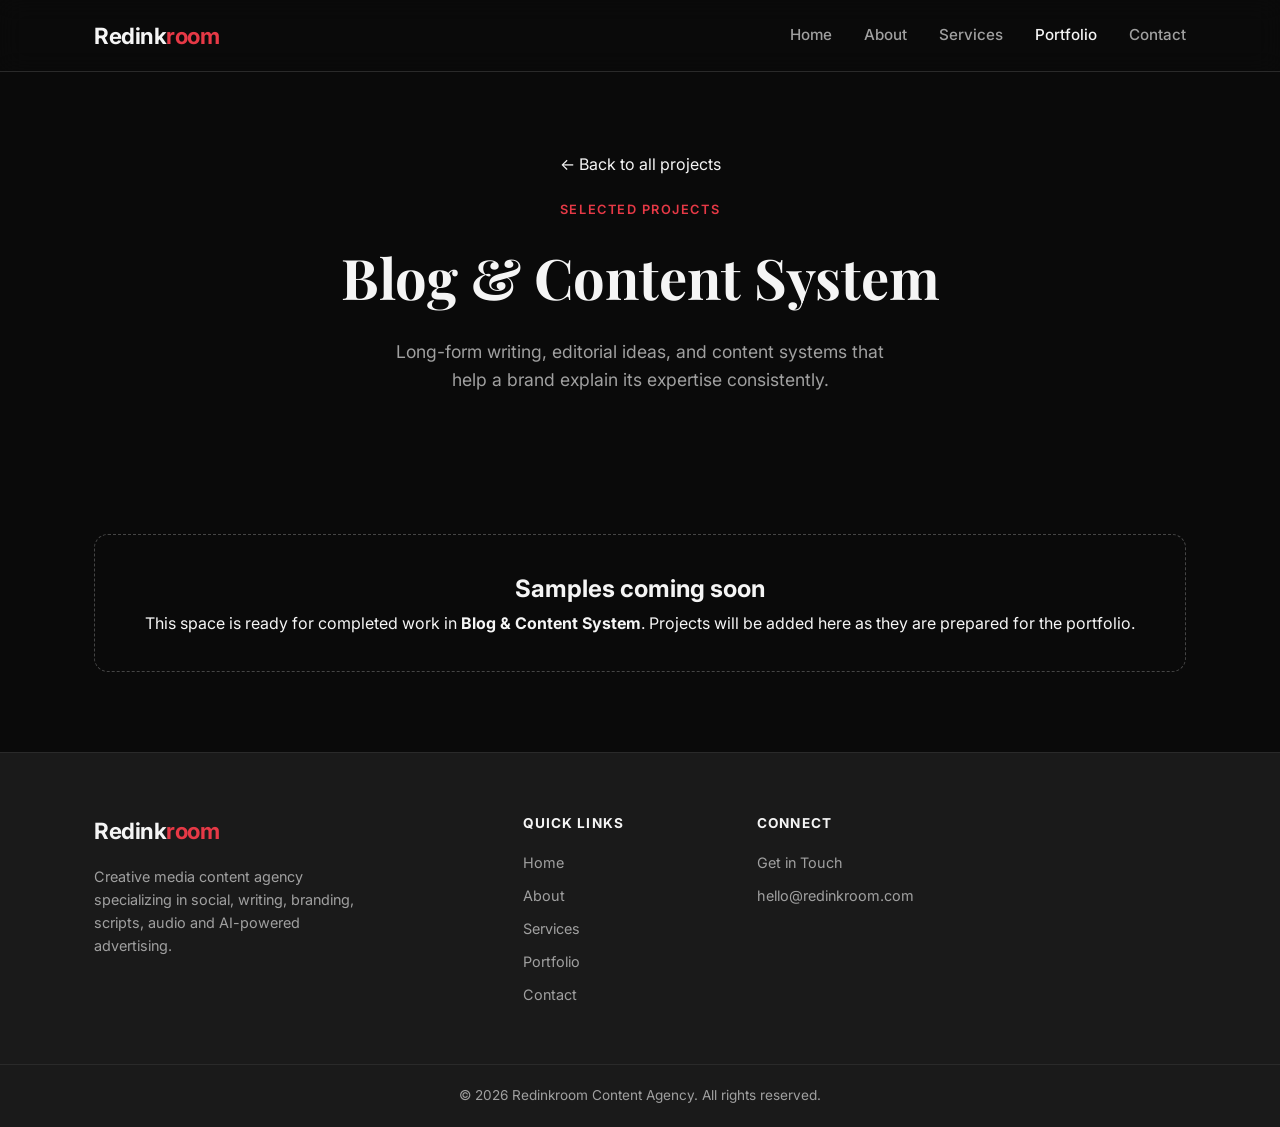
<file: index.html>
<!DOCTYPE html>
<html lang="en">
<head>
  <meta charset="UTF-8">
  <meta name="viewport" content="width=device-width, initial-scale=1.0">
  <title>Blog & Content System | Redinkroom Content Agency</title>
  <meta name="description" content="Long-form writing, editorial ideas, and content systems that help a brand explain its expertise consistently.">
  <link rel="stylesheet" href="../../styles.css">
  <link rel="preconnect" href="https://fonts.googleapis.com">
  <link rel="preconnect" href="https://fonts.gstatic.com" crossorigin>
  <link href="https://fonts.googleapis.com/css2?family=Inter:wght@300;400;500;600;700;800&family=Playfair+Display:wght@600;700&display=swap" rel="stylesheet">
</head>
<body>
<header class="header">
  <div class="container nav-container">
    <a href="../../index.html" class="logo">Redink<span>room</span></a>
    <nav class="nav" id="nav">
      <a href="../../index.html">Home</a>
      <a href="../../about.html">About</a>
      <a href="../../services.html">Services</a>
      <a href="../../portfolio.html" class="active">Portfolio</a>
      <a href="../../contact.html">Contact</a>
    </nav>
    <button class="menu-toggle" id="menuToggle" aria-label="Toggle menu">
      <span></span><span></span><span></span>
    </button>
  </div>
</header>
<main>
  <section class="page-hero category-hero">
    <div class="container">
      <a class="category-back-link" href="../../portfolio.html">← Back to all projects</a>
      <p class="section-tag">Selected Projects</p>
      <h1>Blog & Content System</h1>
      <p class="page-hero-desc">Long-form writing, editorial ideas, and content systems that help a brand explain its expertise consistently.</p>
    </div>
  </section>
  <section class="section">
    <div class="container">
      <div class="category-samples" aria-label="Blog & Content System samples">
        <div class="category-empty-state">
          <h2>Samples coming soon</h2>
          <p>This space is ready for completed work in <strong>Blog & Content System</strong>. Projects will be added here as they are prepared for the portfolio.</p>
        </div>
      </div>
      <!--
        HOW TO ADD A REAL SAMPLE:
        Copy the sample-card block below and paste it inside .category-samples.
        Replace the placeholder details with your actual work and remove this comment.

        <article class="sample-card">
          <p class="sample-meta">Project type · Year (optional)</p>
          <h2>Actual project title</h2>
          <p>One or two sentences explaining the brief, your role, and the work shown.</p>
          <a class="sample-link" href="../../contact.html">Discuss a similar project</a>
        </article>

        Only publish work you have permission to share. Do not use invented client names,
        outcomes, metrics, or project details.
      -->
    </div>
  </section>
</main>
<footer class="footer">
  <div class="container footer-grid">
    <div class="footer-brand">
      <a href="../../index.html" class="logo">Redink<span>room</span></a>
      <p>Creative media content agency specializing in social, writing, branding, scripts, audio and AI-powered advertising.</p>
    </div>
    <div class="footer-links">
      <h4>Quick Links</h4>
      <a href="../../index.html">Home</a>
      <a href="../../about.html">About</a>
      <a href="../../services.html">Services</a>
      <a href="../../portfolio.html">Portfolio</a>
      <a href="../../contact.html">Contact</a>
    </div>
    <div class="footer-links">
      <h4>Connect</h4>
      <a href="../../contact.html">Get in Touch</a>
      <p class="footer-email">hello@redinkroom.com</p>
    </div>
  </div>
  <div class="footer-bottom">
    <div class="container"><p>© 2026 Redinkroom Content Agency. All rights reserved.</p></div>
  </div>
</footer>
<script src="../../script.js"></script>
</body>
</html>
</file>
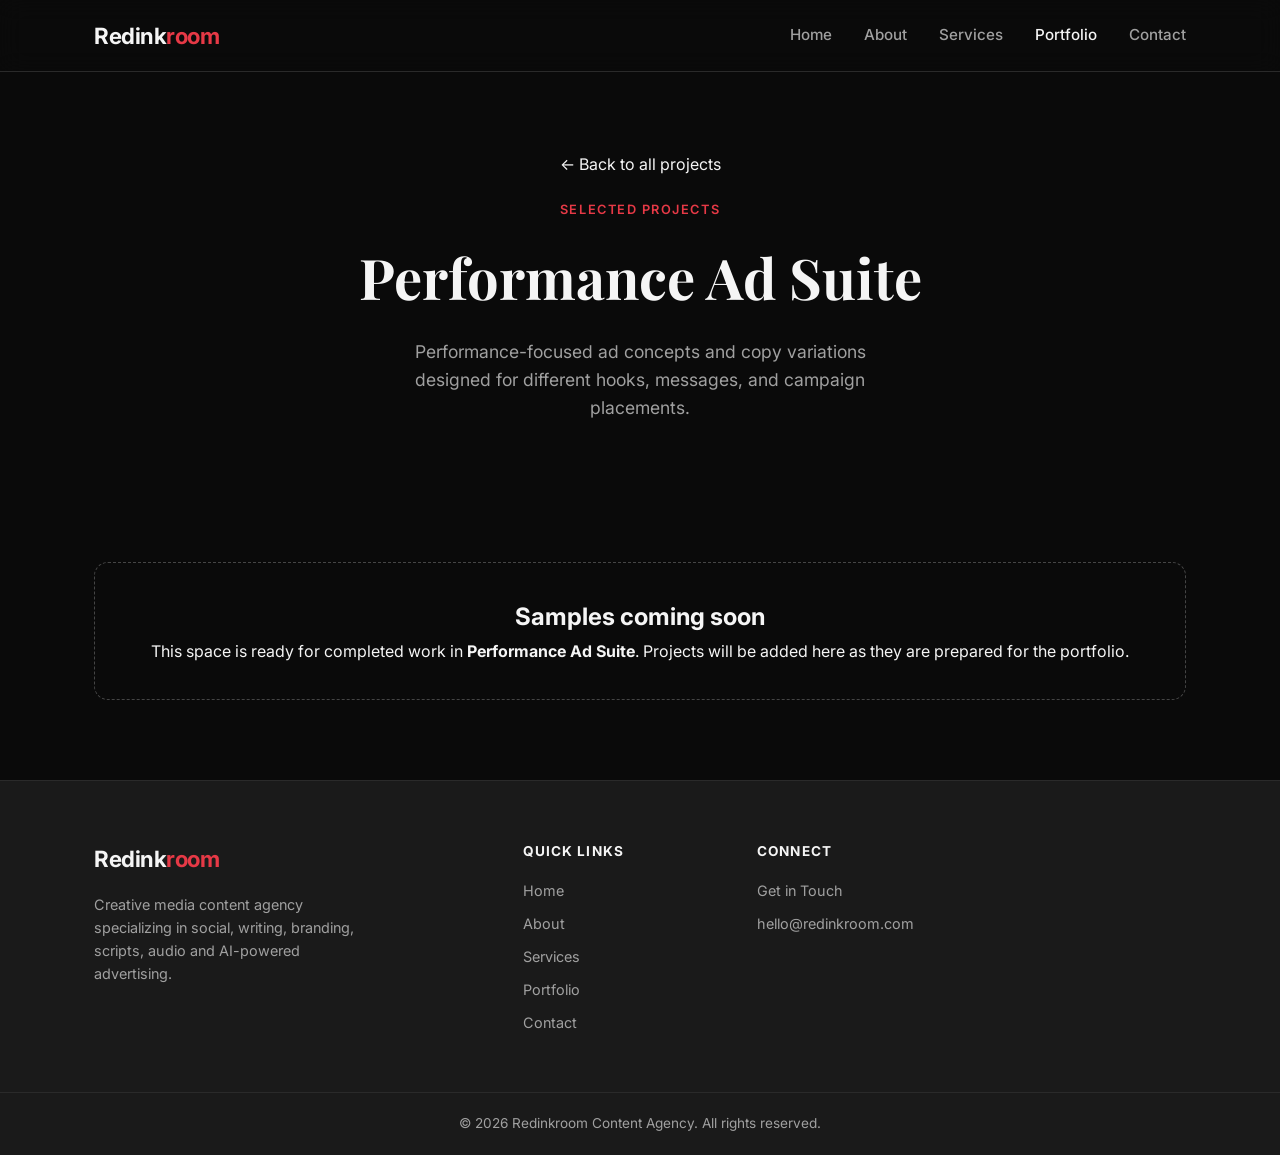
<file: portfoliocorrect/index.html>
<!DOCTYPE html>
<html lang="en">
<head>
  <meta charset="UTF-8">
  <meta name="viewport" content="width=device-width, initial-scale=1.0">
  <title>Performance Ad Suite | Redinkroom Content Agency</title>
  <meta name="description" content="Performance-focused ad concepts and copy variations designed for different hooks, messages, and campaign placements.">
  <link rel="stylesheet" href="../../styles.css">
  <link rel="preconnect" href="https://fonts.googleapis.com">
  <link rel="preconnect" href="https://fonts.gstatic.com" crossorigin>
  <link href="https://fonts.googleapis.com/css2?family=Inter:wght@300;400;500;600;700;800&family=Playfair+Display:wght@600;700&display=swap" rel="stylesheet">
</head>
<body>
<header class="header">
  <div class="container nav-container">
    <a href="../../index.html" class="logo">Redink<span>room</span></a>
    <nav class="nav" id="nav">
      <a href="../../index.html">Home</a>
      <a href="../../about.html">About</a>
      <a href="../../services.html">Services</a>
      <a href="../../portfolio.html" class="active">Portfolio</a>
      <a href="../../contact.html">Contact</a>
    </nav>
    <button class="menu-toggle" id="menuToggle" aria-label="Toggle menu">
      <span></span><span></span><span></span>
    </button>
  </div>
</header>
<main>
  <section class="page-hero category-hero">
    <div class="container">
      <a class="category-back-link" href="../../portfolio.html">← Back to all projects</a>
      <p class="section-tag">Selected Projects</p>
      <h1>Performance Ad Suite</h1>
      <p class="page-hero-desc">Performance-focused ad concepts and copy variations designed for different hooks, messages, and campaign placements.</p>
    </div>
  </section>
  <section class="section">
    <div class="container">
      <div class="category-samples" aria-label="Performance Ad Suite samples">
        <div class="category-empty-state">
          <h2>Samples coming soon</h2>
          <p>This space is ready for completed work in <strong>Performance Ad Suite</strong>. Projects will be added here as they are prepared for the portfolio.</p>
        </div>
      </div>
      <!--
        HOW TO ADD A REAL SAMPLE:
        Copy the sample-card block below and paste it inside .category-samples.
        Replace the placeholder details with your actual work and remove this comment.

        <article class="sample-card">
          <p class="sample-meta">Project type · Year (optional)</p>
          <h2>Actual project title</h2>
          <p>One or two sentences explaining the brief, your role, and the work shown.</p>
          <a class="sample-link" href="../../contact.html">Discuss a similar project</a>
        </article>

        Only publish work you have permission to share. Do not use invented client names,
        outcomes, metrics, or project details.
      -->
    </div>
  </section>
</main>
<footer class="footer">
  <div class="container footer-grid">
    <div class="footer-brand">
      <a href="../../index.html" class="logo">Redink<span>room</span></a>
      <p>Creative media content agency specializing in social, writing, branding, scripts, audio and AI-powered advertising.</p>
    </div>
    <div class="footer-links">
      <h4>Quick Links</h4>
      <a href="../../index.html">Home</a>
      <a href="../../about.html">About</a>
      <a href="../../services.html">Services</a>
      <a href="../../portfolio.html">Portfolio</a>
      <a href="../../contact.html">Contact</a>
    </div>
    <div class="footer-links">
      <h4>Connect</h4>
      <a href="../../contact.html">Get in Touch</a>
      <p class="footer-email">hello@redinkroom.com</p>
    </div>
  </div>
  <div class="footer-bottom">
    <div class="container"><p>© 2026 Redinkroom Content Agency. All rights reserved.</p></div>
  </div>
</footer>
<script src="../../script.js"></script>
</body>
</html>
</file>
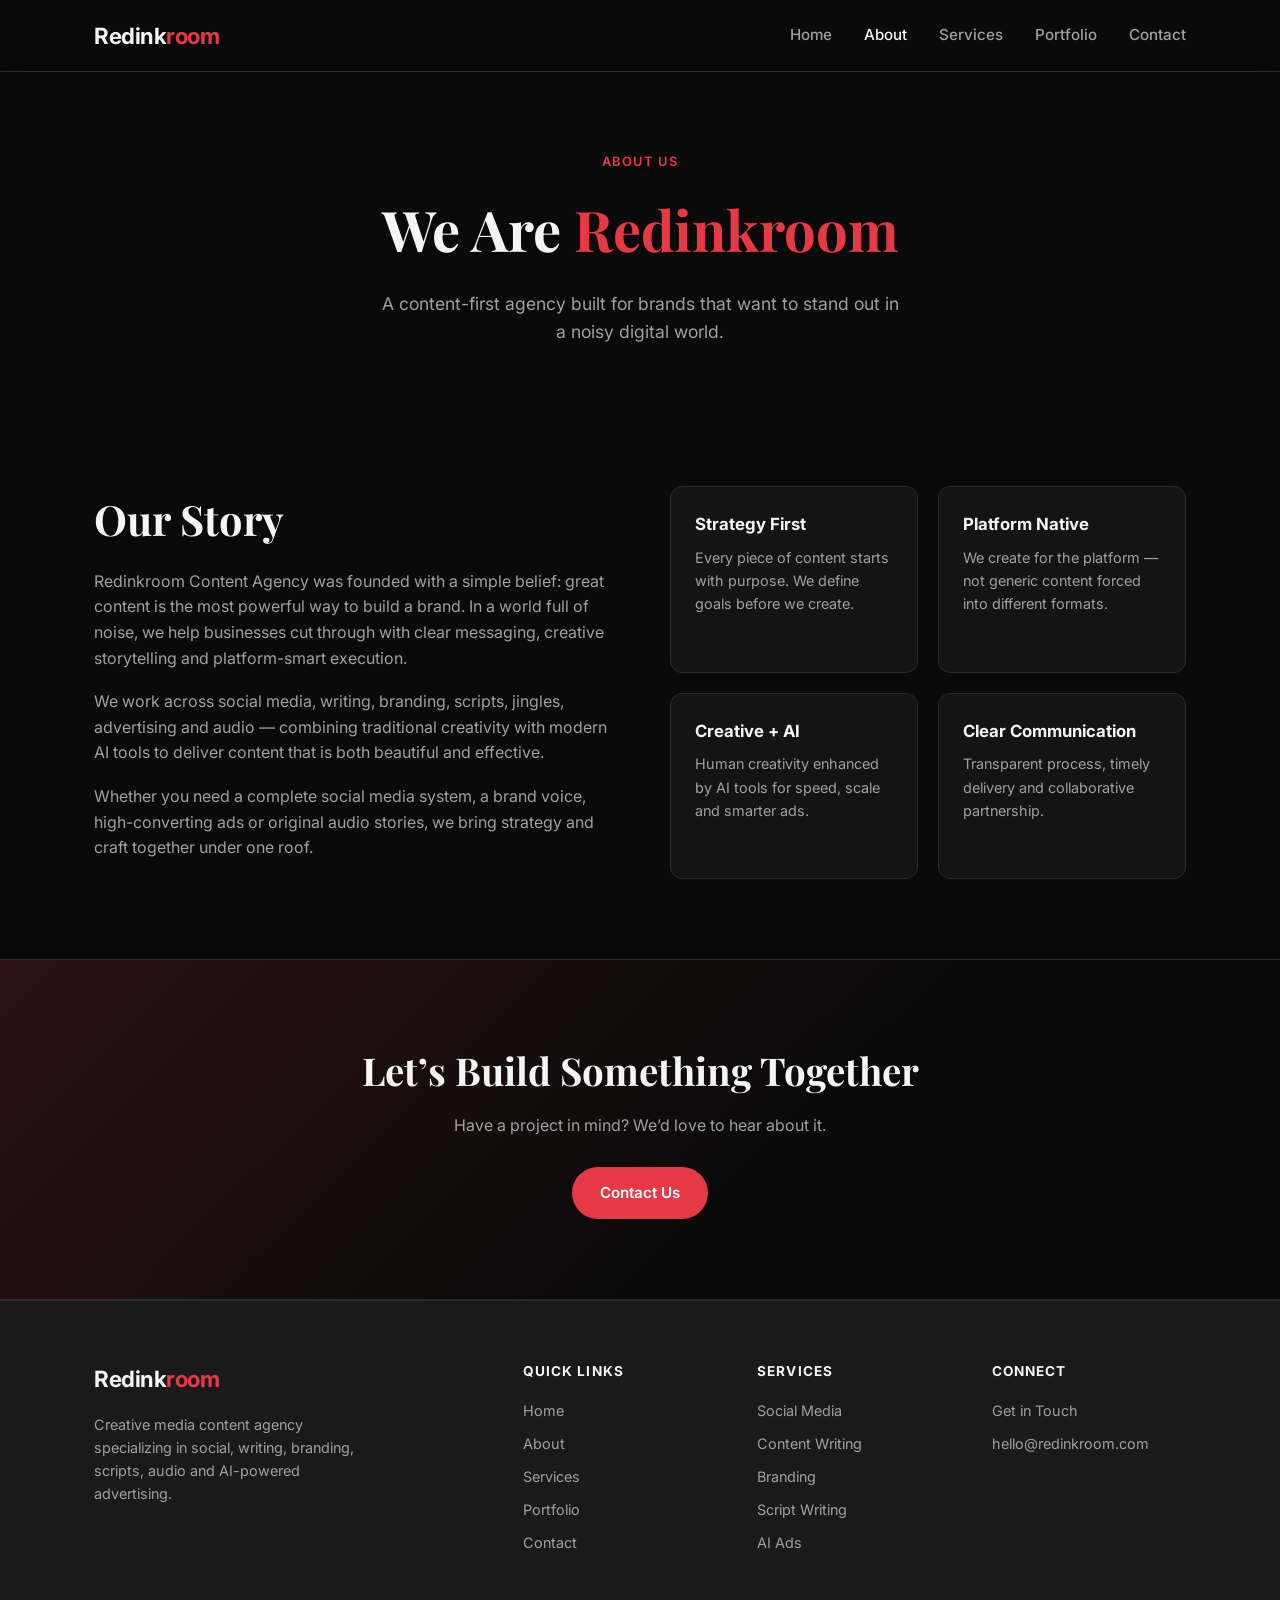
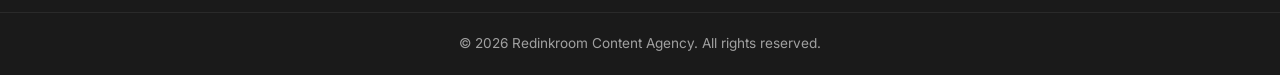
<file: about.html>
<!DOCTYPE html>
<html lang="en">
<head>
  <meta charset="UTF-8">
  <meta name="viewport" content="width=device-width, initial-scale=1.0">
  <title>About Us | Redinkroom Content Agency</title>
  <meta name="description" content="Learn about Redinkroom Content Agency — our mission, approach and the creative team behind the content.">
  <link rel="stylesheet" href="styles.css">
  <link rel="preconnect" href="https://fonts.googleapis.com">
  <link rel="preconnect" href="https://fonts.gstatic.com" crossorigin>
  <link href="https://fonts.googleapis.com/css2?family=Inter:wght@300;400;500;600;700;800&family=Playfair+Display:wght@600;700&display=swap" rel="stylesheet">
</head>
<body>
  <header class="header">
    <div class="container nav-container">
      <a href="index.html" class="logo">Redink<span>room</span></a>
      <nav class="nav" id="nav">
        <a href="index.html">Home</a>
        <a href="about.html" class="active">About</a>
        <a href="services.html">Services</a>
        <a href="portfolio.html">Portfolio</a>
        <a href="contact.html">Contact</a>
      </nav>
      <button class="menu-toggle" id="menuToggle" aria-label="Toggle menu">
        <span></span><span></span><span></span>
      </button>
    </div>
  </header>

  <section class="page-hero">
    <div class="container">
      <p class="section-tag">About Us</p>
      <h1>We Are <span>Redinkroom</span></h1>
      <p class="page-hero-desc">A content-first agency built for brands that want to stand out in a noisy digital world.</p>
    </div>
  </section>

  <section class="section">
    <div class="container about-content">
      <div class="about-text">
        <h2>Our Story</h2>
        <p>Redinkroom Content Agency was founded with a simple belief: great content is the most powerful way to build a brand. In a world full of noise, we help businesses cut through with clear messaging, creative storytelling and platform-smart execution.</p>
        <p>We work across social media, writing, branding, scripts, jingles, advertising and audio — combining traditional creativity with modern AI tools to deliver content that is both beautiful and effective.</p>
        <p>Whether you need a complete social media system, a brand voice, high-converting ads or original audio stories, we bring strategy and craft together under one roof.</p>
      </div>
      <div class="about-values">
        <div class="value-card">
          <h3>Strategy First</h3>
          <p>Every piece of content starts with purpose. We define goals before we create.</p>
        </div>
        <div class="value-card">
          <h3>Platform Native</h3>
          <p>We create for the platform — not generic content forced into different formats.</p>
        </div>
        <div class="value-card">
          <h3>Creative + AI</h3>
          <p>Human creativity enhanced by AI tools for speed, scale and smarter ads.</p>
        </div>
        <div class="value-card">
          <h3>Clear Communication</h3>
          <p>Transparent process, timely delivery and collaborative partnership.</p>
        </div>
      </div>
    </div>
  </section>

  <section class="section cta-section">
    <div class="container text-center">
      <h2>Let’s Build Something Together</h2>
      <p>Have a project in mind? We’d love to hear about it.</p>
      <a href="contact.html" class="btn btn-primary">Contact Us</a>
    </div>
  </section>

  <footer class="footer">
    <div class="container footer-grid">
      <div class="footer-brand">
        <a href="index.html" class="logo">Redink<span>room</span></a>
        <p>Creative media content agency specializing in social, writing, branding, scripts, audio and AI-powered advertising.</p>
      </div>
      <div class="footer-links">
        <h4>Quick Links</h4>
        <a href="index.html">Home</a>
        <a href="about.html">About</a>
        <a href="services.html">Services</a>
        <a href="portfolio.html">Portfolio</a>
        <a href="contact.html">Contact</a>
      </div>
      <div class="footer-links">
        <h4>Services</h4>
        <a href="services.html">Social Media</a>
        <a href="services.html">Content Writing</a>
        <a href="services.html">Branding</a>
        <a href="services.html">Script Writing</a>
        <a href="services.html">AI Ads</a>
      </div>
      <div class="footer-links">
        <h4>Connect</h4>
        <a href="contact.html">Get in Touch</a>
        <p class="footer-email">hello@redinkroom.com</p>
      </div>
    </div>
    <div class="footer-bottom">
      <div class="container">
        <p>© 2026 Redinkroom Content Agency. All rights reserved.</p>
      </div>
    </div>
  </footer>

  <script src="script.js"></script>
</body>
</html>
</file>
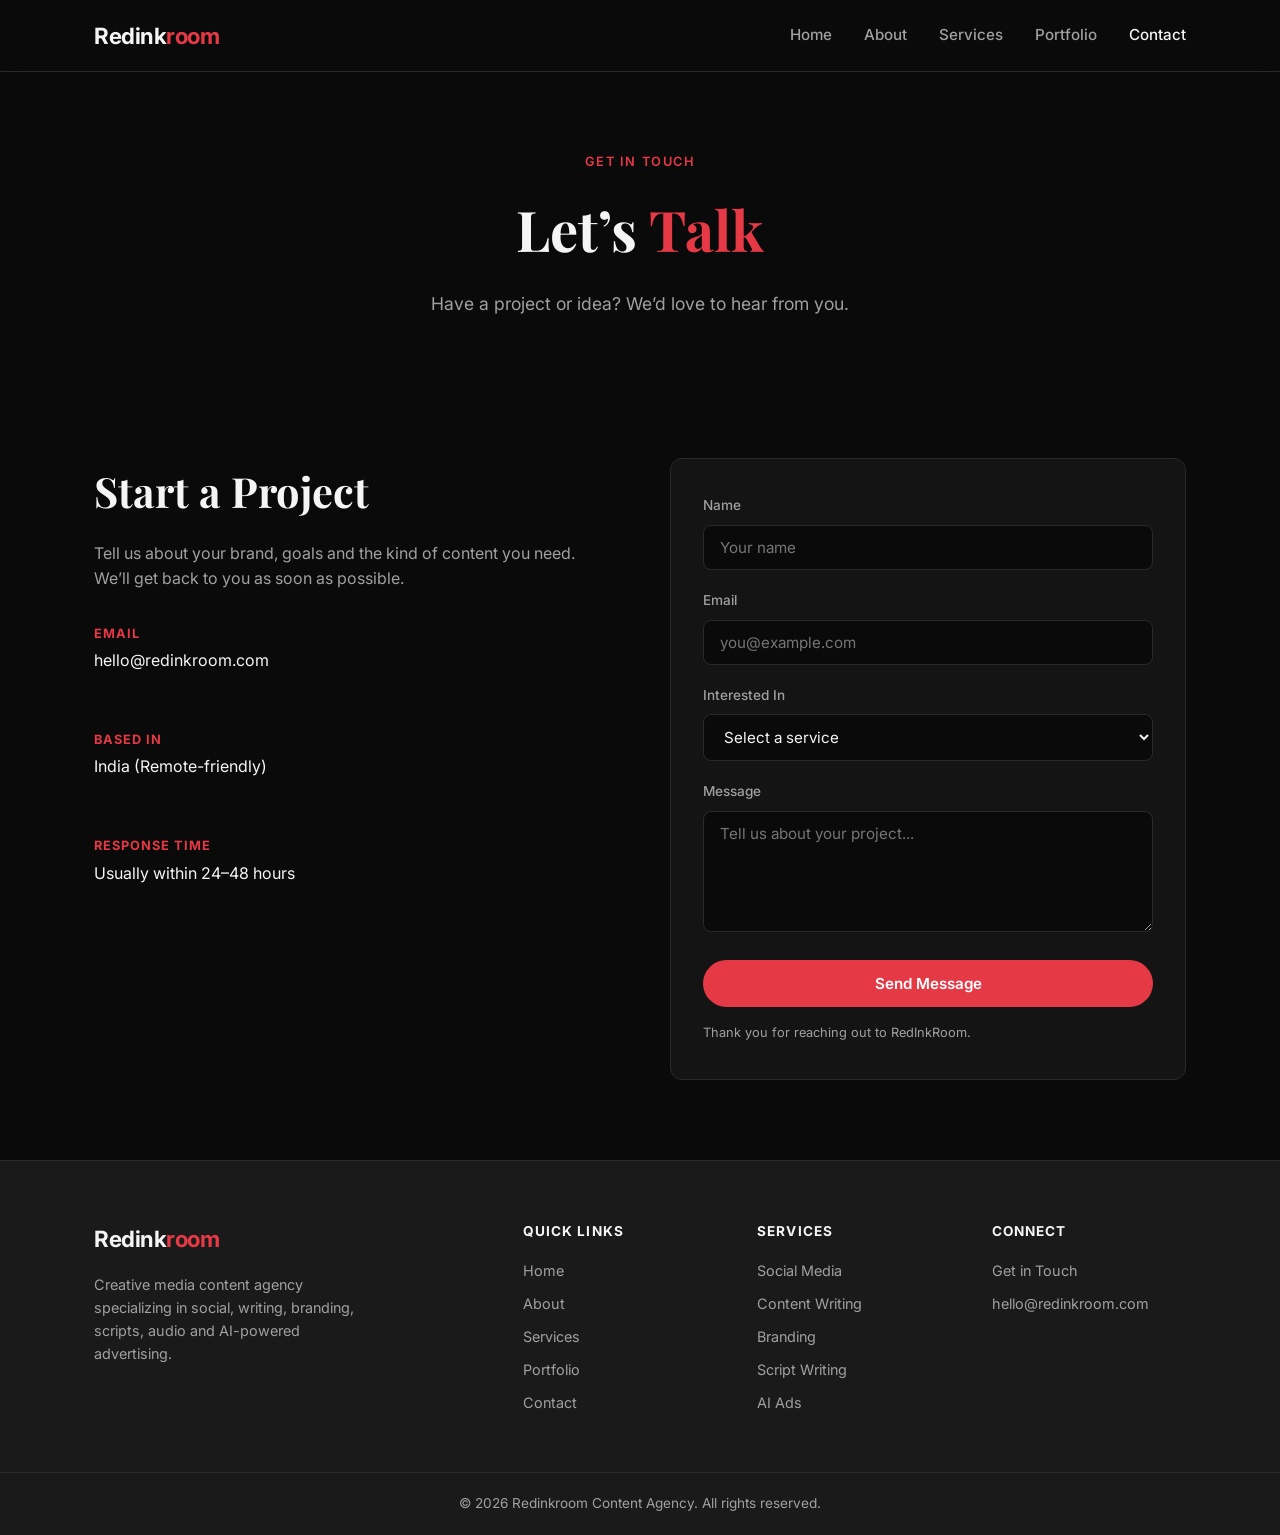
<file: contact.html>
<!DOCTYPE html>
<html lang="en">
<head>
  <meta charset="UTF-8">
  <meta name="viewport" content="width=device-width, initial-scale=1.0">
  <title>Contact | Redinkroom Content Agency</title>
  <meta name="description" content="Get in touch with Redinkroom Content Agency. Let's discuss your next content project.">
  <link rel="stylesheet" href="styles.css">
  <link rel="preconnect" href="https://fonts.googleapis.com">
  <link rel="preconnect" href="https://fonts.gstatic.com" crossorigin>
  <link href="https://fonts.googleapis.com/css2?family=Inter:wght@300;400;500;600;700;800&family=Playfair+Display:wght@600;700&display=swap" rel="stylesheet">
</head>
<body>
  <header class="header">
    <div class="container nav-container">
      <a href="index.html" class="logo">Redink<span>room</span></a>
      <nav class="nav" id="nav">
        <a href="index.html">Home</a>
        <a href="about.html">About</a>
        <a href="services.html">Services</a>
        <a href="portfolio.html">Portfolio</a>
        <a href="contact.html" class="active">Contact</a>
      </nav>
      <button class="menu-toggle" id="menuToggle" aria-label="Toggle menu">
        <span></span><span></span><span></span>
      </button>
    </div>
  </header>

  <section class="page-hero">
    <div class="container">
      <p class="section-tag">Get in Touch</p>
      <h1>Let’s <span>Talk</span></h1>
      <p class="page-hero-desc">Have a project or idea? We’d love to hear from you.</p>
    </div>
  </section>

  <section class="section">
    <div class="container contact-grid">
      <div class="contact-info">
        <h2>Start a Project</h2>
        <p>Tell us about your brand, goals and the kind of content you need. We’ll get back to you as soon as possible.</p>
        
        <div class="contact-details">
          <div class="contact-item">
            <h4>Email</h4>
            <p><a href="mailto:hello@redinkroom.com">hello@redinkroom.com</a></p>
          </div>
          <div class="contact-item">
            <h4>Based In</h4>
            <p>India (Remote-friendly)</p>
          </div>
          <div class="contact-item">
            <h4>Response Time</h4>
            <p>Usually within 24–48 hours</p>
          </div>
        </div>
      </div>

      <div class="contact-form-wrap">
        <form class="contact-form" name="redinkroom-contact" method="POST" data-netlify="true">
          <input type="hidden" name="form-name" value="redinkroom-contact">
          <div class="form-group">
            <label for="name">Name</label>
            <input type="text" id="name" name="name" required placeholder="Your name">
          </div>
          <div class="form-group">
            <label for="email">Email</label>
            <input type="email" id="email" name="email" required placeholder="you@example.com">
          </div>
          <div class="form-group">
            <label for="service">Interested In</label>
            <select id="service" name="service">
              <option value="">Select a service</option>
              <option value="Social Media Management">Social Media Management</option>
              <option value="Content Writing">Content Writing</option>
              <option value="Branding">Branding</option>
              <option value="Script Writing">Script Writing</option>
              <option value="Jingles">Jingles</option>
              <option value="Ads / AI Ads">Ads / AI Ads</option>
              <option value="Blogging">Blogging</option>
              <option value="Audio Stories">Audio Stories</option>
              <option value="Multiple / Custom">Multiple / Custom Package</option>
            </select>
          </div>
          <div class="form-group">
            <label for="message">Message</label>
            <textarea id="message" name="message" rows="5" required placeholder="Tell us about your project..."></textarea>
          </div>
          <button type="submit" class="btn btn-primary btn-full">Send Message</button>
          <p class="form-note">Thank you for reaching out to RedInkRoom.</p>
        </form>
      </div>
    </div>
  </section>

  <footer class="footer">
    <div class="container footer-grid">
      <div class="footer-brand">
        <a href="index.html" class="logo">Redink<span>room</span></a>
        <p>Creative media content agency specializing in social, writing, branding, scripts, audio and AI-powered advertising.</p>
      </div>
      <div class="footer-links">
        <h4>Quick Links</h4>
        <a href="index.html">Home</a>
        <a href="about.html">About</a>
        <a href="services.html">Services</a>
        <a href="portfolio.html">Portfolio</a>
        <a href="contact.html">Contact</a>
      </div>
      <div class="footer-links">
        <h4>Services</h4>
        <a href="services.html">Social Media</a>
        <a href="services.html">Content Writing</a>
        <a href="services.html">Branding</a>
        <a href="services.html">Script Writing</a>
        <a href="services.html">AI Ads</a>
      </div>
      <div class="footer-links">
        <h4>Connect</h4>
        <a href="contact.html">Get in Touch</a>
        <p class="footer-email">hello@redinkroom.com</p>
      </div>
    </div>
    <div class="footer-bottom">
      <div class="container">
        <p>© 2026 Redinkroom Content Agency. All rights reserved.</p>
      </div>
    </div>
  </footer>

  <script src="script.js"></script>
</body>
</html>
</file>
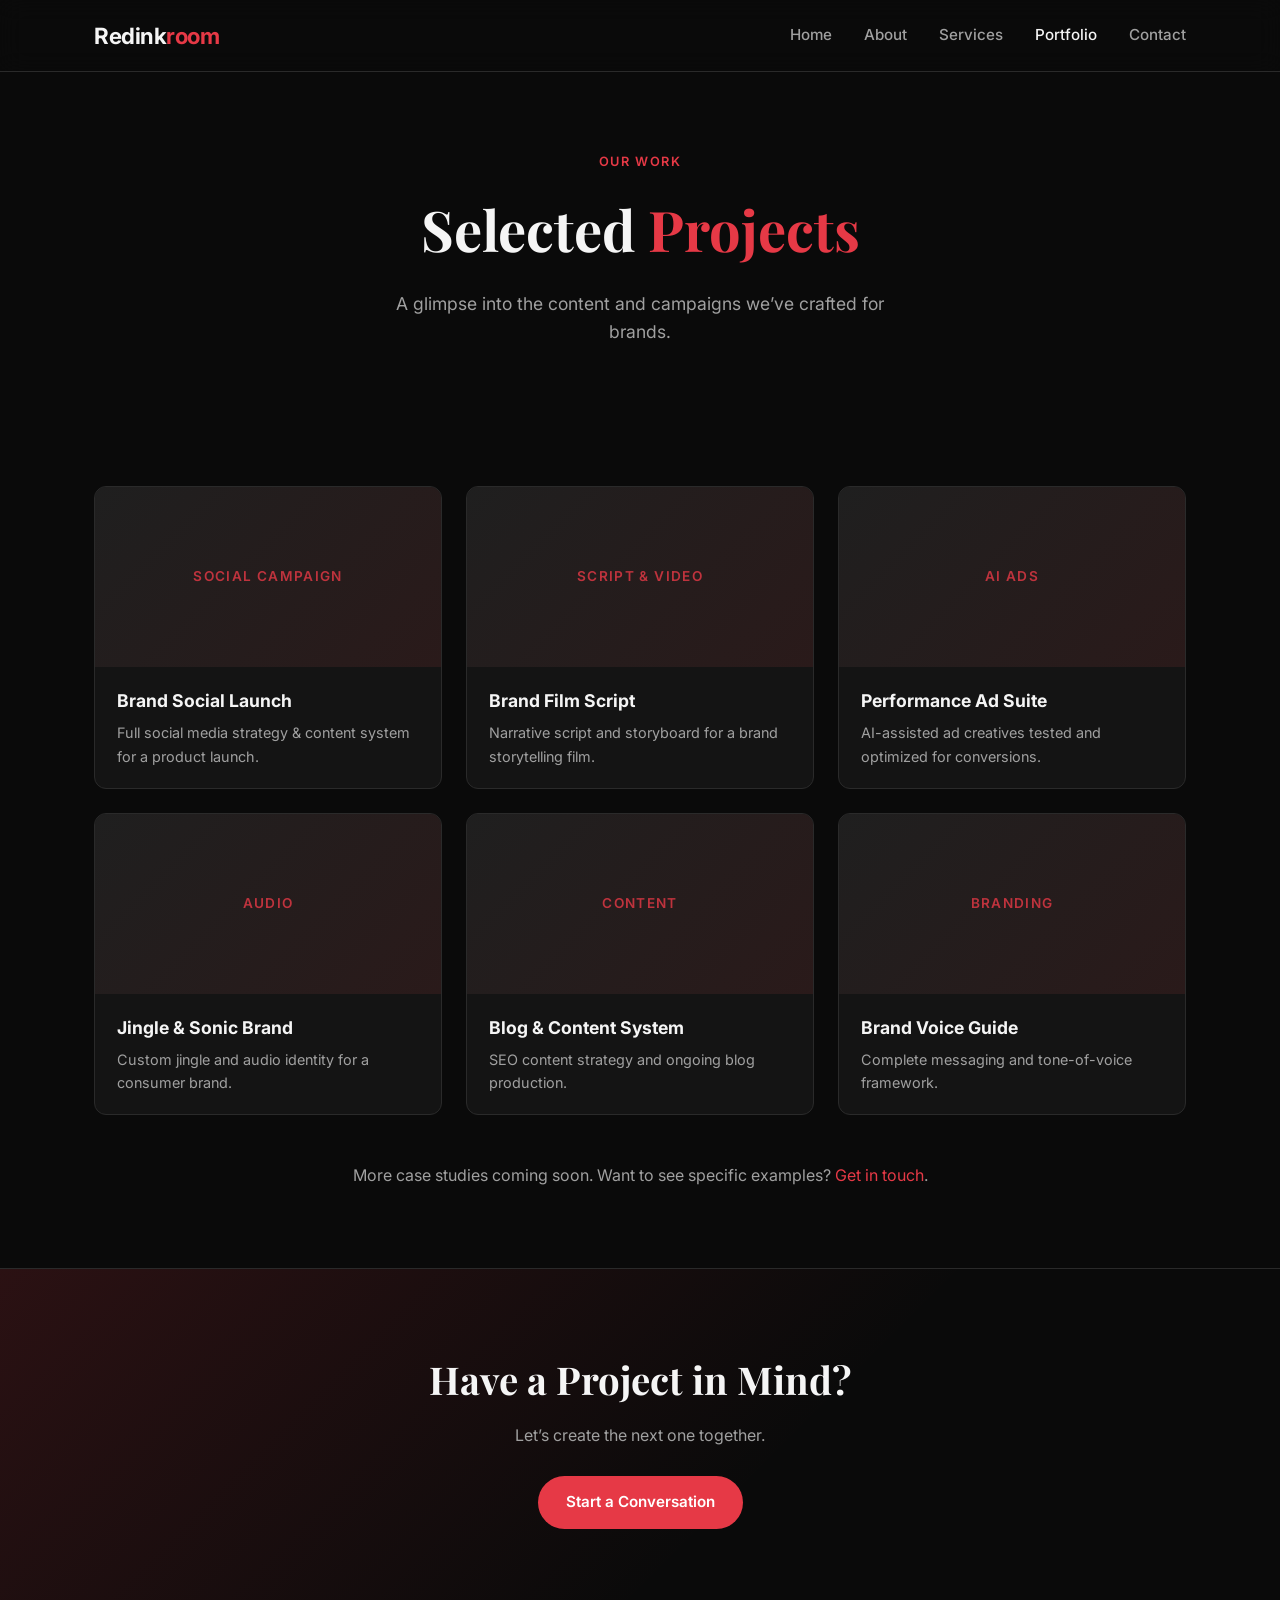
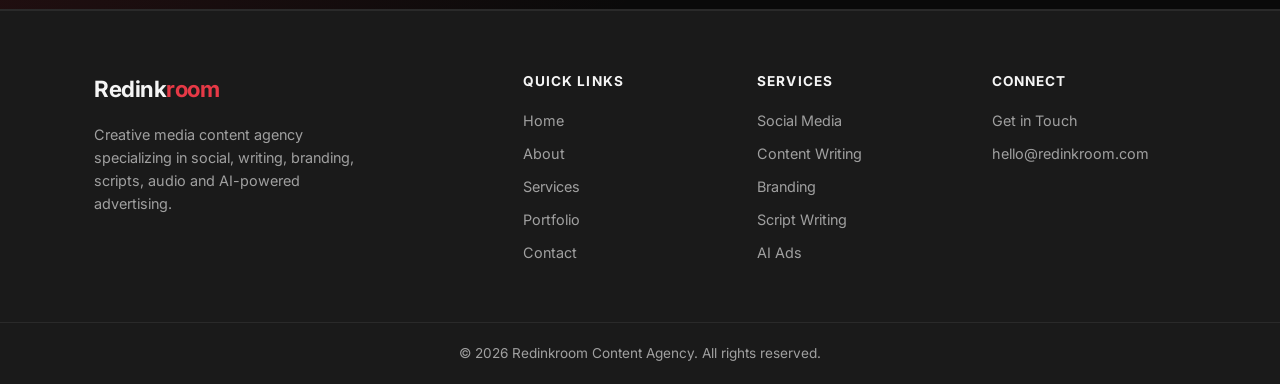
<file: portfolio.html>
<!DOCTYPE html>
<html lang="en">
<head>
  <meta charset="UTF-8">
  <meta name="viewport" content="width=device-width, initial-scale=1.0">
  <title>Portfolio | Redinkroom Content Agency</title>
  <meta name="description" content="Selected work and projects by Redinkroom Content Agency.">
  <link rel="stylesheet" href="styles.css">
  <link rel="preconnect" href="https://fonts.googleapis.com">
  <link rel="preconnect" href="https://fonts.gstatic.com" crossorigin>
  <link href="https://fonts.googleapis.com/css2?family=Inter:wght@300;400;500;600;700;800&family=Playfair+Display:wght@600;700&display=swap" rel="stylesheet">
</head>
<body>
  <header class="header">
    <div class="container nav-container">
      <a href="index.html" class="logo">Redink<span>room</span></a>
      <nav class="nav" id="nav">
        <a href="index.html">Home</a>
        <a href="about.html">About</a>
        <a href="services.html">Services</a>
        <a href="portfolio.html" class="active">Portfolio</a>
        <a href="contact.html">Contact</a>
      </nav>
      <button class="menu-toggle" id="menuToggle" aria-label="Toggle menu">
        <span></span><span></span><span></span>
      </button>
    </div>
  </header>

  <section class="page-hero">
    <div class="container">
      <p class="section-tag">Our Work</p>
      <h1>Selected <span>Projects</span></h1>
      <p class="page-hero-desc">A glimpse into the content and campaigns we’ve crafted for brands.</p>
    </div>
  </section>

  <section class="section">
    <div class="container">
      <div class="portfolio-grid">
        <a class="portfolio-card-link" href="portfolio/brand-social-launch/"><div class="portfolio-card">
          <div class="portfolio-placeholder">
            <span>Social Campaign</span>
          </div>
          <div class="portfolio-info">
            <h3>Brand Social Launch</h3>
            <p>Full social media strategy & content system for a product launch.</p>
          </div>
        </div></a>
        <a class="portfolio-card-link" href="portfolio/brand-film-script/"><div class="portfolio-card">
          <div class="portfolio-placeholder">
            <span>Script & Video</span>
          </div>
          <div class="portfolio-info">
            <h3>Brand Film Script</h3>
            <p>Narrative script and storyboard for a brand storytelling film.</p>
          </div>
        </div></a>
        <a class="portfolio-card-link" href="portfolio/performance-ad-suite/"><div class="portfolio-card">
          <div class="portfolio-placeholder">
            <span>AI Ads</span>
          </div>
          <div class="portfolio-info">
            <h3>Performance Ad Suite</h3>
            <p>AI-assisted ad creatives tested and optimized for conversions.</p>
          </div>
        </div></a>
        <a class="portfolio-card-link" href="portfolio/jingle-sonic-brand/"><div class="portfolio-card">
          <div class="portfolio-placeholder">
            <span>Audio</span>
          </div>
          <div class="portfolio-info">
            <h3>Jingle & Sonic Brand</h3>
            <p>Custom jingle and audio identity for a consumer brand.</p>
          </div>
        </div></a>
        <a class="portfolio-card-link" href="portfolio/blog-content-system/"><div class="portfolio-card">
          <div class="portfolio-placeholder">
            <span>Content</span>
          </div>
          <div class="portfolio-info">
            <h3>Blog & Content System</h3>
            <p>SEO content strategy and ongoing blog production.</p>
          </div>
        </div></a>
        <a class="portfolio-card-link" href="portfolio/brand-voice-guide/"><div class="portfolio-card">
          <div class="portfolio-placeholder">
            <span>Branding</span>
          </div>
          <div class="portfolio-info">
            <h3>Brand Voice Guide</h3>
            <p>Complete messaging and tone-of-voice framework.</p>
          </div>
        </div></a>
      </div>
      <p class="portfolio-note">More case studies coming soon. Want to see specific examples? <a href="contact.html">Get in touch</a>.</p>
    </div>
  </section>

  <section class="section cta-section">
    <div class="container text-center">
      <h2>Have a Project in Mind?</h2>
      <p>Let’s create the next one together.</p>
      <a href="contact.html" class="btn btn-primary">Start a Conversation</a>
    </div>
  </section>

  <footer class="footer">
    <div class="container footer-grid">
      <div class="footer-brand">
        <a href="index.html" class="logo">Redink<span>room</span></a>
        <p>Creative media content agency specializing in social, writing, branding, scripts, audio and AI-powered advertising.</p>
      </div>
      <div class="footer-links">
        <h4>Quick Links</h4>
        <a href="index.html">Home</a>
        <a href="about.html">About</a>
        <a href="services.html">Services</a>
        <a href="portfolio.html">Portfolio</a>
        <a href="contact.html">Contact</a>
      </div>
      <div class="footer-links">
        <h4>Services</h4>
        <a href="services.html">Social Media</a>
        <a href="services.html">Content Writing</a>
        <a href="services.html">Branding</a>
        <a href="services.html">Script Writing</a>
        <a href="services.html">AI Ads</a>
      </div>
      <div class="footer-links">
        <h4>Connect</h4>
        <a href="contact.html">Get in Touch</a>
        <p class="footer-email">hello@redinkroom.com</p>
      </div>
    </div>
    <div class="footer-bottom">
      <div class="container">
        <p>© 2026 Redinkroom Content Agency. All rights reserved.</p>
      </div>
    </div>
  </footer>

  <script src="script.js"></script>
</body>
</html>
</file>
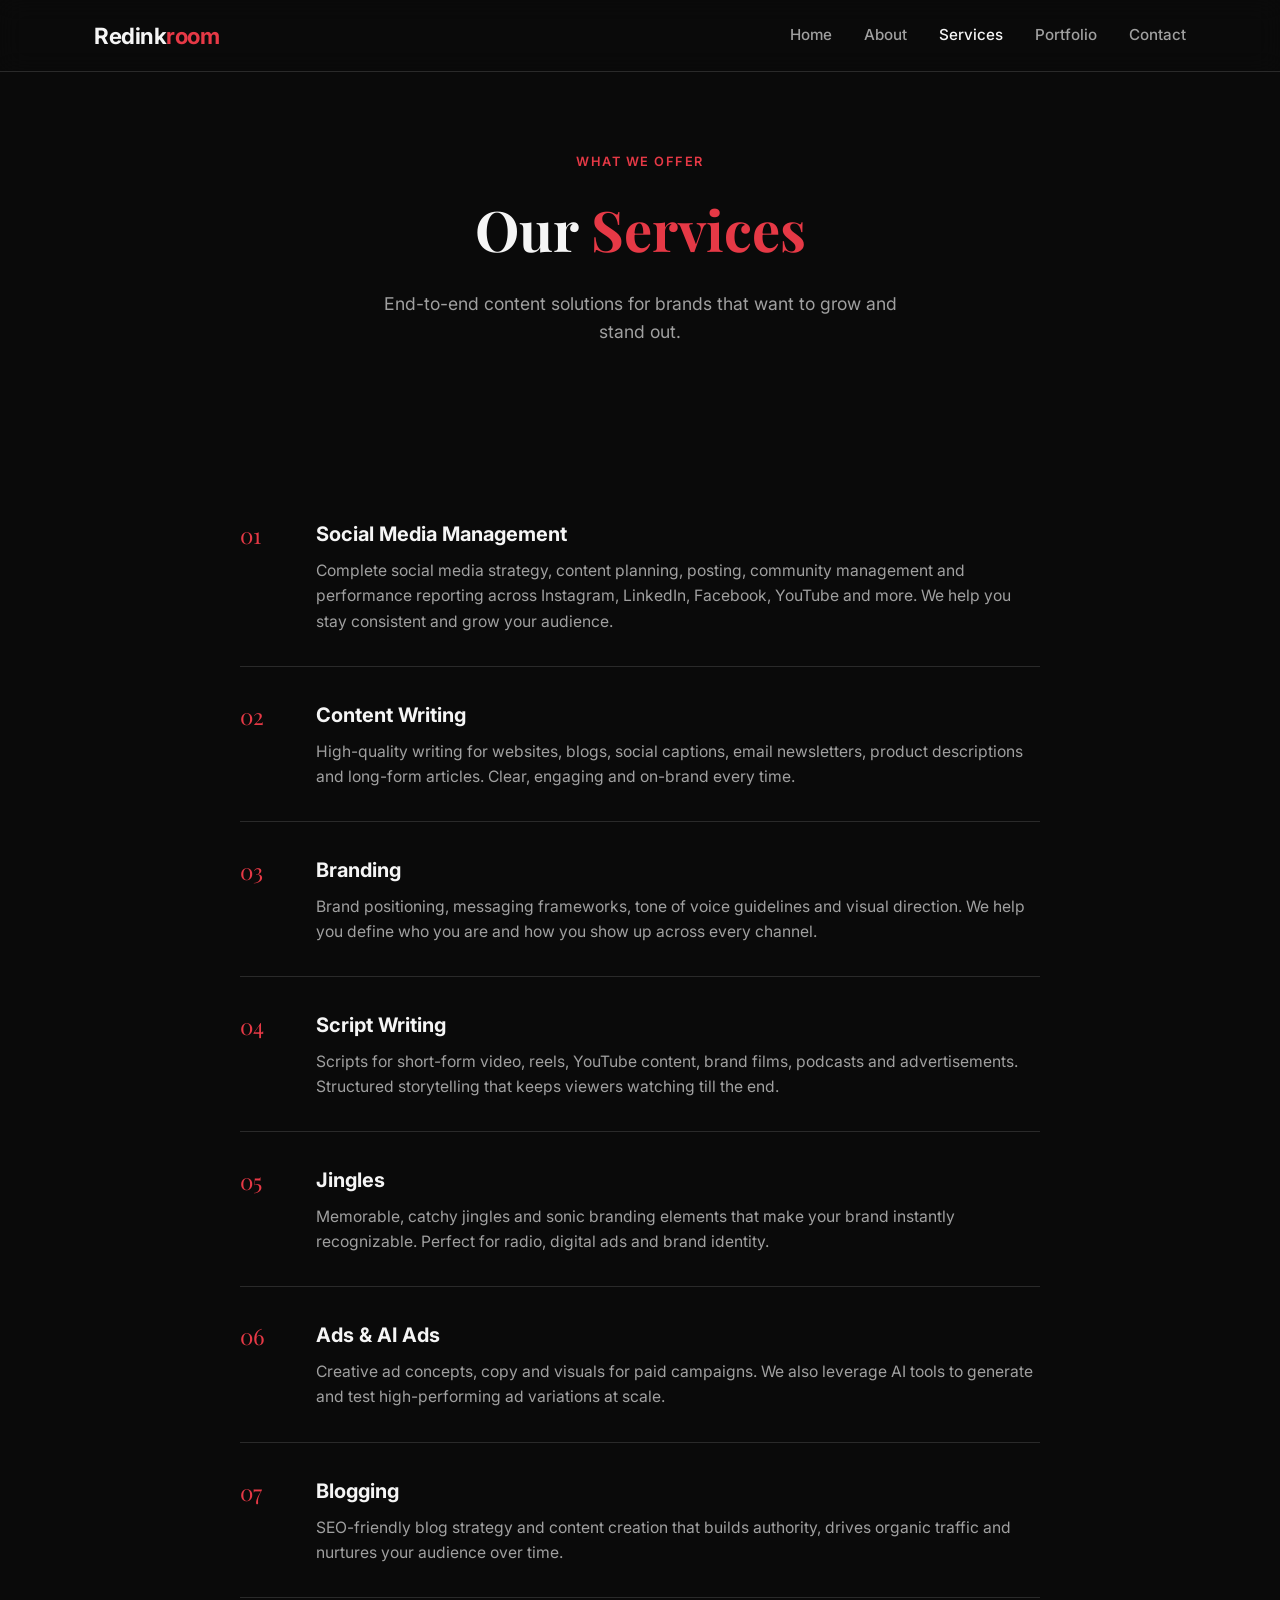
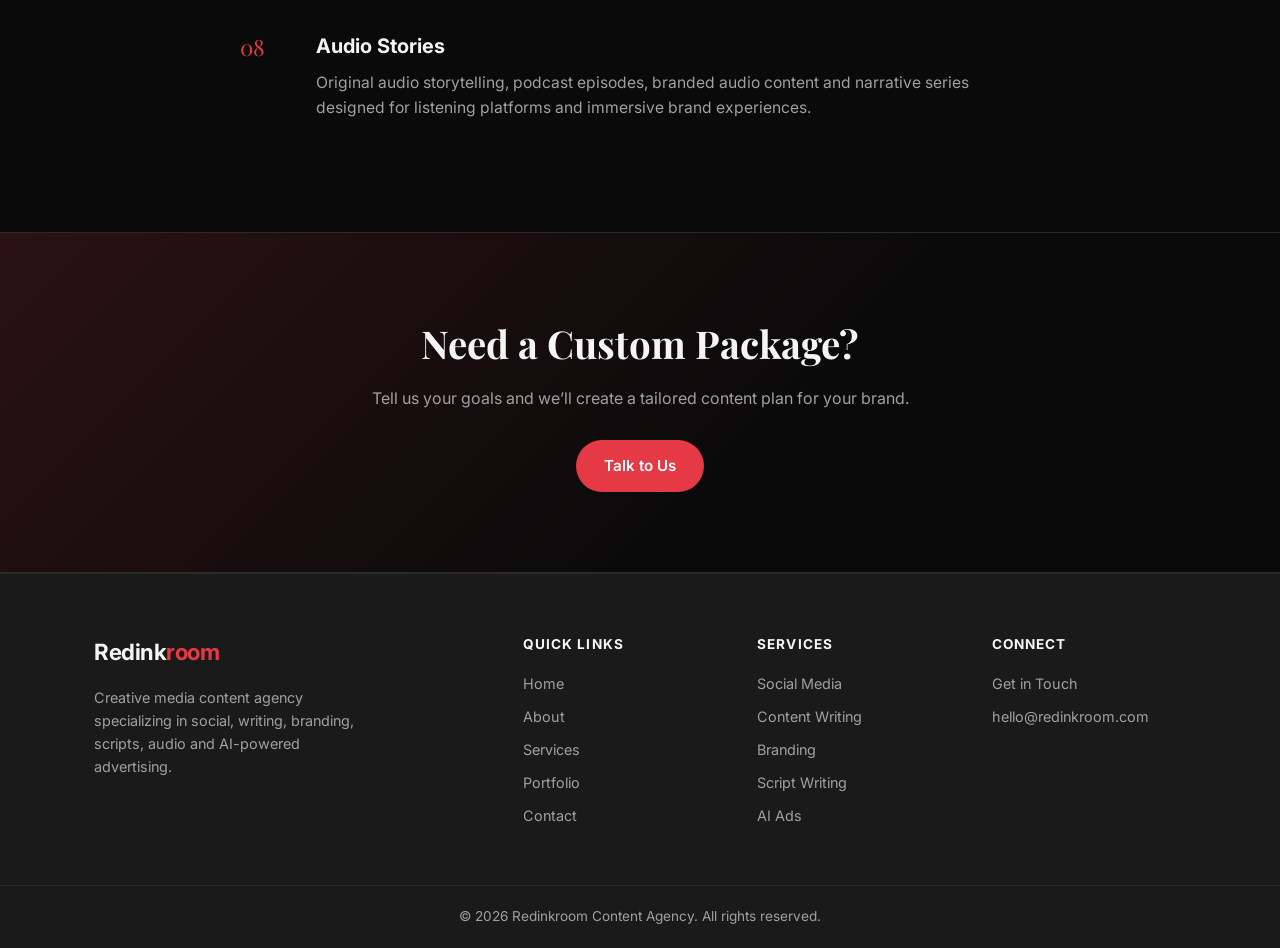
<file: services.html>
<!DOCTYPE html>
<html lang="en">
<head>
  <meta charset="UTF-8">
  <meta name="viewport" content="width=device-width, initial-scale=1.0">
  <title>Services | Redinkroom Content Agency</title>
  <meta name="description" content="Explore our full range of services: Social Media Management, Content Writing, Branding, Script Writing, Jingles, Ads, AI Ads, Blogging and Audio Stories.">
  <link rel="stylesheet" href="styles.css">
  <link rel="preconnect" href="https://fonts.googleapis.com">
  <link rel="preconnect" href="https://fonts.gstatic.com" crossorigin>
  <link href="https://fonts.googleapis.com/css2?family=Inter:wght@300;400;500;600;700;800&family=Playfair+Display:wght@600;700&display=swap" rel="stylesheet">
</head>
<body>
  <header class="header">
    <div class="container nav-container">
      <a href="index.html" class="logo">Redink<span>room</span></a>
      <nav class="nav" id="nav">
        <a href="index.html">Home</a>
        <a href="about.html">About</a>
        <a href="services.html" class="active">Services</a>
        <a href="portfolio.html">Portfolio</a>
        <a href="contact.html">Contact</a>
      </nav>
      <button class="menu-toggle" id="menuToggle" aria-label="Toggle menu">
        <span></span><span></span><span></span>
      </button>
    </div>
  </header>

  <section class="page-hero">
    <div class="container">
      <p class="section-tag">What We Offer</p>
      <h1>Our <span>Services</span></h1>
      <p class="page-hero-desc">End-to-end content solutions for brands that want to grow and stand out.</p>
    </div>
  </section>

  <section class="section">
    <div class="container">
      <div class="services-list">

        <div class="service-item">
          <div class="service-num">01</div>
          <div class="service-info">
            <h3>Social Media Management</h3>
            <p>Complete social media strategy, content planning, posting, community management and performance reporting across Instagram, LinkedIn, Facebook, YouTube and more. We help you stay consistent and grow your audience.</p>
          </div>
        </div>

        <div class="service-item">
          <div class="service-num">02</div>
          <div class="service-info">
            <h3>Content Writing</h3>
            <p>High-quality writing for websites, blogs, social captions, email newsletters, product descriptions and long-form articles. Clear, engaging and on-brand every time.</p>
          </div>
        </div>

        <div class="service-item">
          <div class="service-num">03</div>
          <div class="service-info">
            <h3>Branding</h3>
            <p>Brand positioning, messaging frameworks, tone of voice guidelines and visual direction. We help you define who you are and how you show up across every channel.</p>
          </div>
        </div>

        <div class="service-item">
          <div class="service-num">04</div>
          <div class="service-info">
            <h3>Script Writing</h3>
            <p>Scripts for short-form video, reels, YouTube content, brand films, podcasts and advertisements. Structured storytelling that keeps viewers watching till the end.</p>
          </div>
        </div>

        <div class="service-item">
          <div class="service-num">05</div>
          <div class="service-info">
            <h3>Jingles</h3>
            <p>Memorable, catchy jingles and sonic branding elements that make your brand instantly recognizable. Perfect for radio, digital ads and brand identity.</p>
          </div>
        </div>

        <div class="service-item">
          <div class="service-num">06</div>
          <div class="service-info">
            <h3>Ads & AI Ads</h3>
            <p>Creative ad concepts, copy and visuals for paid campaigns. We also leverage AI tools to generate and test high-performing ad variations at scale.</p>
          </div>
        </div>

        <div class="service-item">
          <div class="service-num">07</div>
          <div class="service-info">
            <h3>Blogging</h3>
            <p>SEO-friendly blog strategy and content creation that builds authority, drives organic traffic and nurtures your audience over time.</p>
          </div>
        </div>

        <div class="service-item">
          <div class="service-num">08</div>
          <div class="service-info">
            <h3>Audio Stories</h3>
            <p>Original audio storytelling, podcast episodes, branded audio content and narrative series designed for listening platforms and immersive brand experiences.</p>
          </div>
        </div>

      </div>
    </div>
  </section>

  <section class="section cta-section">
    <div class="container text-center">
      <h2>Need a Custom Package?</h2>
      <p>Tell us your goals and we’ll create a tailored content plan for your brand.</p>
      <a href="contact.html" class="btn btn-primary">Talk to Us</a>
    </div>
  </section>

  <footer class="footer">
    <div class="container footer-grid">
      <div class="footer-brand">
        <a href="index.html" class="logo">Redink<span>room</span></a>
        <p>Creative media content agency specializing in social, writing, branding, scripts, audio and AI-powered advertising.</p>
      </div>
      <div class="footer-links">
        <h4>Quick Links</h4>
        <a href="index.html">Home</a>
        <a href="about.html">About</a>
        <a href="services.html">Services</a>
        <a href="portfolio.html">Portfolio</a>
        <a href="contact.html">Contact</a>
      </div>
      <div class="footer-links">
        <h4>Services</h4>
        <a href="services.html">Social Media</a>
        <a href="services.html">Content Writing</a>
        <a href="services.html">Branding</a>
        <a href="services.html">Script Writing</a>
        <a href="services.html">AI Ads</a>
      </div>
      <div class="footer-links">
        <h4>Connect</h4>
        <a href="contact.html">Get in Touch</a>
        <p class="footer-email">hello@redinkroom.com</p>
      </div>
    </div>
    <div class="footer-bottom">
      <div class="container">
        <p>© 2026 Redinkroom Content Agency. All rights reserved.</p>
      </div>
    </div>
  </footer>

  <script src="script.js"></script>
</body>
</html>
</file>
<file: styles.css>
/* ===== CSS Variables ===== */
:root {
  --bg: #0a0a0a;
  --bg-card: #141414;
  --bg-elevated: #1a1a1a;
  --text: #f5f5f5;
  --text-muted: #a0a0a0;
  --accent: #e63946;
  --accent-hover: #ff4d5a;
  --border: #2a2a2a;
  --radius: 12px;
  --radius-sm: 8px;
  --font: 'Inter', system-ui, sans-serif;
  --font-display: 'Playfair Display', Georgia, serif;
  --max-width: 1140px;
  --header-h: 72px;
}

/* ===== Reset & Base ===== */
*, *::before, *::after { box-sizing: border-box; margin: 0; padding: 0; }
html { scroll-behavior: smooth; }
body {
  font-family: var(--font);
  background: var(--bg);
  color: var(--text);
  line-height: 1.6;
  -webkit-font-smoothing: antialiased;
}
img { max-width: 100%; display: block; }
a { color: inherit; text-decoration: none; }
ul { list-style: none; }
button, input, select, textarea { font-family: inherit; }

.container {
  width: 100%;
  max-width: var(--max-width);
  margin: 0 auto;
  padding: 0 24px;
}

.text-center { text-align: center; }
.mt-40 { margin-top: 40px; }

/* ===== Header ===== */
.header {
  position: fixed;
  top: 0;
  left: 0;
  right: 0;
  height: var(--header-h);
  background: rgba(10, 10, 10, 0.9);
  backdrop-filter: blur(12px);
  border-bottom: 1px solid var(--border);
  z-index: 1000;
}
.nav-container {
  display: flex;
  align-items: center;
  justify-content: space-between;
  height: 100%;
}
.logo {
  font-size: 1.4rem;
  font-weight: 700;
  letter-spacing: -0.02em;
}
.logo span { color: var(--accent); }

.nav {
  display: flex;
  gap: 32px;
}
.nav a {
  font-size: 0.95rem;
  font-weight: 500;
  color: var(--text-muted);
  transition: color 0.2s;
}
.nav a:hover,
.nav a.active { color: var(--text); }

.menu-toggle {
  display: none;
  flex-direction: column;
  gap: 5px;
  background: none;
  border: none;
  cursor: pointer;
  padding: 4px;
}
.menu-toggle span {
  display: block;
  width: 22px;
  height: 2px;
  background: var(--text);
  transition: 0.3s;
}

/* ===== Buttons ===== */
.btn {
  display: inline-flex;
  align-items: center;
  justify-content: center;
  padding: 14px 28px;
  font-size: 0.95rem;
  font-weight: 600;
  border-radius: 50px;
  transition: all 0.25s ease;
  cursor: pointer;
  border: none;
}
.btn-primary {
  background: var(--accent);
  color: #fff;
}
.btn-primary:hover {
  background: var(--accent-hover);
  transform: translateY(-2px);
}
.btn-outline {
  background: transparent;
  color: var(--text);
  border: 1.5px solid var(--border);
}
.btn-outline:hover {
  border-color: var(--accent);
  color: var(--accent);
}
.btn-full { width: 100%; }

/* ===== Hero ===== */
.hero {
  position: relative;
  min-height: 100vh;
  display: flex;
  align-items: center;
  padding-top: var(--header-h);
  overflow: hidden;
}
.hero-overlay {
  position: absolute;
  inset: 0;
  background: radial-gradient(ellipse at 70% 30%, rgba(230, 57, 70, 0.12) 0%, transparent 55%);
  pointer-events: none;
}
.hero-content {
  position: relative;
  z-index: 1;
  max-width: 720px;
  padding: 80px 24px;
}
.hero-tag {
  font-size: 0.85rem;
  font-weight: 600;
  text-transform: uppercase;
  letter-spacing: 0.12em;
  color: var(--accent);
  margin-bottom: 16px;
}
.hero h1 {
  font-family: var(--font-display);
  font-size: clamp(2.6rem, 6vw, 4.2rem);
  font-weight: 700;
  line-height: 1.15;
  letter-spacing: -0.02em;
  margin-bottom: 24px;
}
.hero h1 span { color: var(--accent); }
.hero-desc {
  font-size: 1.15rem;
  color: var(--text-muted);
  max-width: 540px;
  margin-bottom: 36px;
}
.hero-btns {
  display: flex;
  flex-wrap: wrap;
  gap: 16px;
}

/* ===== Page Hero ===== */
.page-hero {
  padding: calc(var(--header-h) + 80px) 0 60px;
  text-align: center;
}
.page-hero h1 {
  font-family: var(--font-display);
  font-size: clamp(2.4rem, 5vw, 3.5rem);
  margin-bottom: 16px;
}
.page-hero h1 span { color: var(--accent); }
.page-hero-desc {
  color: var(--text-muted);
  font-size: 1.1rem;
  max-width: 520px;
  margin: 0 auto;
}

/* ===== Sections ===== */
.section {
  padding: 80px 0;
}
.section-header {
  text-align: center;
  max-width: 600px;
  margin: 0 auto 56px;
}
.section-tag {
  font-size: 0.8rem;
  font-weight: 600;
  text-transform: uppercase;
  letter-spacing: 0.12em;
  color: var(--accent);
  margin-bottom: 12px;
}
.section-header h2,
.about-text h2,
.contact-info h2 {
  font-family: var(--font-display);
  font-size: clamp(1.9rem, 4vw, 2.6rem);
  margin-bottom: 16px;
}
.section-desc {
  color: var(--text-muted);
  font-size: 1.05rem;
}

/* ===== Services Preview Grid ===== */
.services-grid {
  display: grid;
  grid-template-columns: repeat(auto-fit, minmax(280px, 1fr));
  gap: 24px;
}
.service-card {
  background: var(--bg-card);
  border: 1px solid var(--border);
  border-radius: var(--radius);
  padding: 32px 28px;
  transition: border-color 0.25s, transform 0.25s;
}
.service-card:hover {
  border-color: var(--accent);
  transform: translateY(-4px);
}
.service-icon {
  font-size: 1.8rem;
  margin-bottom: 16px;
}
.service-card h3 {
  font-size: 1.15rem;
  font-weight: 600;
  margin-bottom: 10px;
}
.service-card p {
  color: var(--text-muted);
  font-size: 0.95rem;
}

/* ===== Why Us ===== */
.why-us { background: var(--bg-elevated); }
.why-grid {
  display: grid;
  grid-template-columns: 1fr 1fr;
  gap: 60px;
  align-items: center;
}
.why-content p {
  color: var(--text-muted);
  margin-bottom: 24px;
}
.why-list {
  margin-bottom: 32px;
}
.why-list li {
  position: relative;
  padding-left: 24px;
  margin-bottom: 10px;
  color: var(--text-muted);
}
.why-list li::before {
  content: '';
  position: absolute;
  left: 0;
  top: 10px;
  width: 8px;
  height: 8px;
  background: var(--accent);
  border-radius: 50%;
}
.why-stats {
  display: grid;
  grid-template-columns: 1fr 1fr;
  gap: 20px;
}
.stat-box {
  background: var(--bg-card);
  border: 1px solid var(--border);
  border-radius: var(--radius);
  padding: 28px 20px;
  text-align: center;
}
.stat-box h3 {
  font-family: var(--font-display);
  font-size: 2.2rem;
  color: var(--accent);
  margin-bottom: 4px;
}
.stat-box p {
  font-size: 0.9rem;
  color: var(--text-muted);
}

/* ===== CTA ===== */
.cta-section {
  background: linear-gradient(135deg, rgba(230, 57, 70, 0.15) 0%, transparent 60%);
  border-top: 1px solid var(--border);
  border-bottom: 1px solid var(--border);
}
.cta-section h2 {
  font-family: var(--font-display);
  font-size: clamp(1.8rem, 4vw, 2.4rem);
  margin-bottom: 12px;
}
.cta-section p {
  color: var(--text-muted);
  margin-bottom: 28px;
}

/* ===== About ===== */
.about-content {
  display: grid;
  grid-template-columns: 1fr 1fr;
  gap: 60px;
}
.about-text p {
  color: var(--text-muted);
  margin-bottom: 18px;
}
.about-values {
  display: grid;
  grid-template-columns: 1fr 1fr;
  gap: 20px;
}
.value-card {
  background: var(--bg-card);
  border: 1px solid var(--border);
  border-radius: var(--radius);
  padding: 24px;
}
.value-card h3 {
  font-size: 1.05rem;
  margin-bottom: 8px;
}
.value-card p {
  color: var(--text-muted);
  font-size: 0.9rem;
}

/* ===== Services List ===== */
.services-list {
  max-width: 800px;
  margin: 0 auto;
}
.service-item {
  display: flex;
  gap: 28px;
  padding: 32px 0;
  border-bottom: 1px solid var(--border);
}
.service-item:last-child { border-bottom: none; }
.service-num {
  font-family: var(--font-display);
  font-size: 1.4rem;
  color: var(--accent);
  min-width: 48px;
}
.service-info h3 {
  font-size: 1.25rem;
  margin-bottom: 8px;
}
.service-info p {
  color: var(--text-muted);
  font-size: 0.98rem;
}

/* ===== Portfolio ===== */
.portfolio-grid {
  display: grid;
  grid-template-columns: repeat(auto-fit, minmax(300px, 1fr));
  gap: 24px;
}
.portfolio-card {
  background: var(--bg-card);
  border: 1px solid var(--border);
  border-radius: var(--radius);
  overflow: hidden;
  transition: border-color 0.25s, transform 0.25s;
}
.portfolio-card:hover {
  border-color: var(--accent);
  transform: translateY(-4px);
}
.portfolio-placeholder {
  height: 180px;
  background: linear-gradient(135deg, #1f1f1f, #2a1a1a);
  display: flex;
  align-items: center;
  justify-content: center;
}
.portfolio-placeholder span {
  font-size: 0.85rem;
  font-weight: 600;
  text-transform: uppercase;
  letter-spacing: 0.1em;
  color: var(--accent);
  opacity: 0.8;
}
.portfolio-info {
  padding: 20px 22px;
}
.portfolio-info h3 {
  font-size: 1.1rem;
  margin-bottom: 6px;
}
.portfolio-info p {
  color: var(--text-muted);
  font-size: 0.9rem;
}
.portfolio-note {
  text-align: center;
  margin-top: 48px;
  color: var(--text-muted);
}
.portfolio-note a { color: var(--accent); }

/* ===== Contact ===== */
.contact-grid {
  display: grid;
  grid-template-columns: 1fr 1fr;
  gap: 60px;
  align-items: start;
}
.contact-info p {
  color: var(--text-muted);
  margin-bottom: 32px;
}
.contact-details {
  display: flex;
  flex-direction: column;
  gap: 24px;
}
.contact-item h4 {
  font-size: 0.8rem;
  text-transform: uppercase;
  letter-spacing: 0.08em;
  color: var(--accent);
  margin-bottom: 4px;
}
.contact-item p,
.contact-item a {
  color: var(--text);
}
.contact-item a:hover { color: var(--accent); }

.contact-form-wrap {
  background: var(--bg-card);
  border: 1px solid var(--border);
  border-radius: var(--radius);
  padding: 36px 32px;
}
.form-group {
  margin-bottom: 20px;
}
.form-group label {
  display: block;
  font-size: 0.85rem;
  font-weight: 500;
  margin-bottom: 8px;
  color: var(--text-muted);
}
.form-group input,
.form-group select,
.form-group textarea {
  width: 100%;
  padding: 12px 16px;
  background: var(--bg);
  border: 1px solid var(--border);
  border-radius: var(--radius-sm);
  color: var(--text);
  font-size: 0.95rem;
  transition: border-color 0.2s;
}
.form-group input:focus,
.form-group select:focus,
.form-group textarea:focus {
  outline: none;
  border-color: var(--accent);
}
.form-group textarea { resize: vertical; min-height: 120px; }
.form-note {
  margin-top: 16px;
  font-size: 0.8rem;
  color: var(--text-muted);
}

/* ===== Footer ===== */
.footer {
  background: var(--bg-elevated);
  border-top: 1px solid var(--border);
  padding-top: 60px;
}
.footer-grid {
  display: grid;
  grid-template-columns: 2fr 1fr 1fr 1fr;
  gap: 40px;
  padding-bottom: 48px;
}
.footer-brand p {
  color: var(--text-muted);
  font-size: 0.9rem;
  margin-top: 16px;
  max-width: 280px;
}
.footer-links h4 {
  font-size: 0.85rem;
  text-transform: uppercase;
  letter-spacing: 0.08em;
  margin-bottom: 16px;
  color: var(--text);
}
.footer-links a {
  display: block;
  color: var(--text-muted);
  font-size: 0.9rem;
  margin-bottom: 10px;
  transition: color 0.2s;
}
.footer-links a:hover { color: var(--accent); }
.footer-email {
  color: var(--text-muted);
  font-size: 0.9rem;
}
.footer-bottom {
  border-top: 1px solid var(--border);
  padding: 20px 0;
}
.footer-bottom p {
  font-size: 0.85rem;
  color: var(--text-muted);
  text-align: center;
}

/* ===== Responsive ===== */
@media (max-width: 900px) {
  .why-grid,
  .about-content,
  .contact-grid {
    grid-template-columns: 1fr;
    gap: 40px;
  }
  .footer-grid {
    grid-template-columns: 1fr 1fr;
  }
}

@media (max-width: 768px) {
  .nav {
    position: fixed;
    top: var(--header-h);
    left: 0;
    right: 0;
    background: var(--bg);
    flex-direction: column;
    padding: 24px;
    gap: 20px;
    border-bottom: 1px solid var(--border);
    transform: translateY(-120%);
    opacity: 0;
    transition: 0.3s ease;
    pointer-events: none;
  }
  .nav.open {
    transform: translateY(0);
    opacity: 1;
    pointer-events: auto;
  }
  .menu-toggle { display: flex; }
  .hero-content { padding: 60px 24px; }
  .section { padding: 60px 0; }
  .service-item { flex-direction: column; gap: 8px; }
  .about-values { grid-template-columns: 1fr; }
  .footer-grid { grid-template-columns: 1fr; gap: 32px; }
}

@media (max-width: 480px) {
  .hero-btns { flex-direction: column; }
  .btn { width: 100%; }
  .why-stats { grid-template-columns: 1fr; }
}


/* Portfolio category navigation and sample cards */
.portfolio-card-link {
  display: block;
  color: inherit;
  text-decoration: none;
  border-radius: inherit;
}
.portfolio-card-link:focus-visible {
  outline: 2px solid currentColor;
  outline-offset: 5px;
}
.portfolio-card-link .portfolio-card {
  height: 100%;
  transition: transform 180ms ease, box-shadow 180ms ease;
}
.portfolio-card-link:hover .portfolio-card,
.portfolio-card-link:focus-visible .portfolio-card {
  transform: translateY(-3px);
}
.category-page {
  max-width: 1100px;
  margin: 0 auto;
  padding: 48px 24px 80px;
}
.category-intro {
  max-width: 760px;
  margin: 0 auto 36px;
  text-align: center;
}
.category-intro h1 {
  margin-bottom: 14px;
}
.category-intro p {
  line-height: 1.7;
}
.category-back-link {
  display: inline-block;
  margin-bottom: 22px;
  text-decoration: none;
}
.category-samples {
  display: grid;
  grid-template-columns: repeat(auto-fit, minmax(min(100%, 270px), 1fr));
  gap: 22px;
}
.sample-card {
  padding: 24px;
  border: 1px solid rgba(128, 128, 128, 0.3);
  border-radius: 14px;
}
.sample-card h2 {
  margin-top: 0;
}
.sample-card p {
  line-height: 1.65;
}
.sample-meta {
  font-size: 0.9rem;
  opacity: 0.75;
}
.sample-link {
  display: inline-block;
  margin-top: 8px;
}
.category-empty-state {
  padding: 34px 24px;
  border: 1px dashed rgba(128, 128, 128, 0.5);
  border-radius: 14px;
  text-align: center;
  line-height: 1.7;
}
.category-template-note {
  margin-top: 28px;
  font-size: 0.92rem;
  opacity: 0.78;
}
</file>
